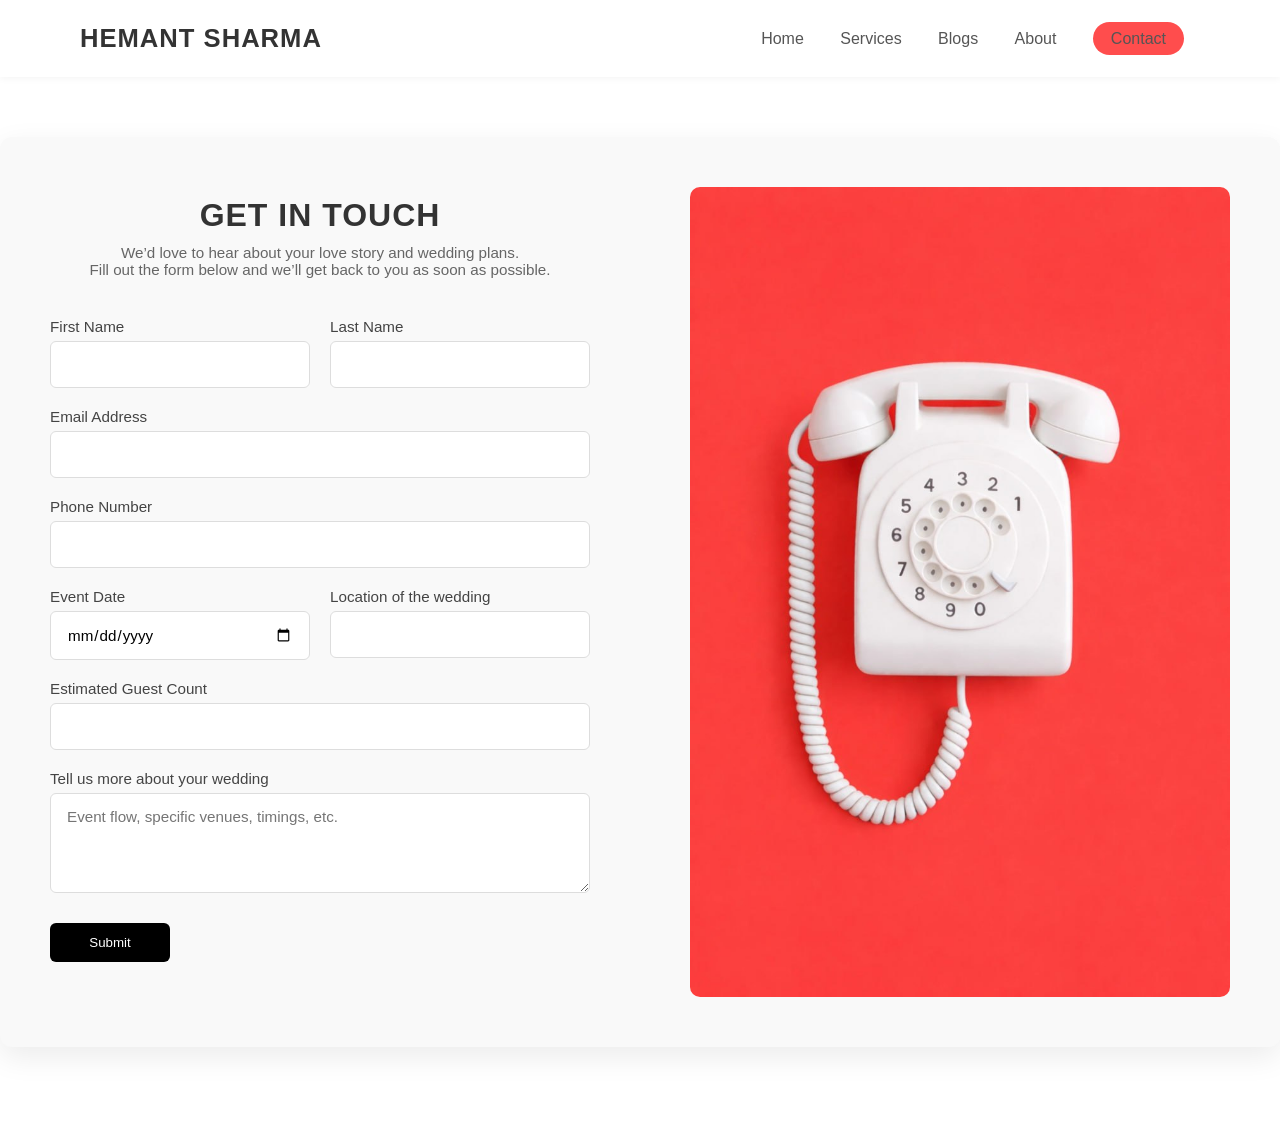
<file: hemant1 copy/contact.html>
﻿<!DOCTYPE html>
<html lang="en">
<head>
<meta charset="UTF-8">
<title>Contact - Hemant Sharma</title>

<style>
* {
  margin: 0;
  padding: 0;
  box-sizing: border-box;
  font-family: 'Inter', 'Segoe UI', sans-serif;
}

body {
  background: #fff;
  color: #333;
}

/* NAVBAR */
.navbar {
  display: flex;
  justify-content: space-between;
  align-items: center;
  padding: 24px 80px;
  background: #fff;
  box-shadow: 0 1px 8px rgba(0,0,0,0.05);
  position: sticky;
  top: 0;
  z-index: 100;
}

.navbar h2 {
  font-size: 1.6rem;
  letter-spacing: 1px;
  font-weight: 700;
}

.nav-links a {
  margin: 0 16px;
  text-decoration: none;
  color: #555;
  font-weight: 500;
}

.contact-btn {
  background: #ff4d4d;
  color: #fff;
  padding: 8px 18px;
  border-radius: 20px;
}

/* MAIN WRAPPER */
.main {
  display: flex;
  justify-content: center;
  align-items: stretch;
  width: 100%;
  max-width: 1900px;
  margin: 60px auto 100px;
  border-radius: 12px;
  background: #f9f9f9;
  overflow: hidden;
  box-shadow: 0 10px 30px rgba(0,0,0,0.08);
}

/* LEFT FORM SIDE */
.form-section {
  flex: 1;
  padding: 60px 50px;
}

.form-section h3 {
  font-size: 2rem;
  margin-bottom: 10px;
  text-align: center;
  letter-spacing: 1px;
}

.form-section p {
  text-align: center;
  font-size: 0.95rem;
  color: #666;
  margin-bottom: 40px;
}

form {
  display: flex;
  flex-direction: column;
  gap: 20px;
}

.form-row {
  display: flex;
  gap: 20px;
}

.form-group {
  flex: 1;
  display: flex;
  flex-direction: column;
}

label {
  font-weight: 500;
  margin-bottom: 6px;
  color: #444;
  font-size: 0.95rem;
}

input, textarea {
  width: 100%;
  padding: 14px 16px;
  border: 1px solid #ddd;
  border-radius: 6px;
  background: #fff;
  transition: 0.3s ease;
  font-size: 0.95rem;
}

input:focus, textarea:focus {
  border-color: #ff4d4d;
  outline: none;
}

textarea {
  min-height: 100px;
  resize: vertical;
}

button {
  width: 120px;
  align-self: flex-start;
  background: #000;
  color: #fff;
  padding: 12px 0;
  border: none;
  border-radius: 6px;
  cursor: pointer;
  margin-top: 10px;
  font-weight: 500;
}

button:hover {
  background: #ff4d4d;
  transition: 0.2s ease;
}

/* MESSAGE */
.form-message {
  padding: 12px;
  border-radius: 6px;
  display: none;
  text-align: center;
  font-weight: 500;
}

.error {
  background: #ffe6e6;
  color: red;
}

.success {
  background: #e6ffe6;
  color: green;
}

/* RIGHT IMAGE SIDE */
.image-section {
  flex: 1;
  background: #f9f9f9;
  display: flex;
  justify-content: center;
  align-items: center;
  padding: 50px;
}

.image-section img {
  width: 100%;
  max-width: 700px;
  border-radius: 10px;
}

/* MOBILE */
@media (max-width: 900px) {
  .main {
    flex-direction: column;
    width: 95%;
  }

  .image-section {
    order: -1;
    padding: 30px;
  }

  form {
    gap: 16px;
  }

  .form-row {
    flex-direction: column;
    gap: 10px;
  }

  button {
    align-self: center;
    width: 100%;
  }
}
</style>
</head>

<body>

<!-- NAVBAR -->
<div class="navbar">
  <h2>HEMANT SHARMA</h2>
  <div class="nav-links">
    <a href="index.html">Home</a>
    
    <a href="index.html">Services</a>
    <a href="index.html">Blogs</a>
    <a href="index.html">About</a>
    <a href="contact.html" class="contact-btn">Contact</a>
  </div>
</div>

<!-- MAIN -->
<div class="main">
  <!-- FORM SECTION -->
  <div class="form-section">
    <h3>GET IN TOUCH</h3>
    <p>We’d love to hear about your love story and wedding plans.<br>Fill out the form below and we’ll get back to you as soon as possible.</p>

    <div id="formMessage" class="form-message"></div>

    <form id="contactForm"
      action="https://formsubmit.co/ajax/rutujashinde0305@gmail.com"
      method="POST">

      <div class="form-row">
        <div class="form-group">
          <label>First Name</label>
          <input type="text" name="firstName" required>
        </div>
        <div class="form-group">
          <label>Last Name</label>
          <input type="text" name="lastName" required>
        </div>
      </div>

      <div class="form-group">
        <label>Email Address</label>
        <input type="email" name="email" required>
      </div>

      <div class="form-group">
        <label>Phone Number</label>
        <input type="tel" name="phone" required>
      </div>

      <div class="form-row">
        <div class="form-group">
          <label>Event Date</label>
          <input type="date" name="date">
        </div>
        <div class="form-group">
          <label>Location of the wedding</label>
          <input type="text" name="location">
        </div>
      </div>

      <div class="form-group">
        <label>Estimated Guest Count</label>
        <input type="number" name="guests">
      </div>

      <div class="form-group">
        <label>Tell us more about your wedding</label>
        <textarea name="message" placeholder="Event flow, specific venues, timings, etc." required></textarea>
      </div>

      <!-- Hidden Fields -->
      <input type="hidden" name="_captcha" value="false">
      <input type="hidden" name="_subject" value="New Contact Request">
      <input type="hidden" name="_autoresponse"
      value="Thank you for contacting us! We will get back to you soon.">

      <button type="submit">Submit</button>

    </form>
  </div>

  <!-- IMAGE SECTION -->
  <div class="image-section">
    <img src="wedkid/telephone.jpeg" alt="Contact Icon">
  </div>
</div>

<!-- JS -->
<script>
const form = document.getElementById('contactForm');
const msg = document.getElementById('formMessage');
const btn = form.querySelector('button');

function showMsg(text, type) {
  msg.innerText = text;
  msg.className = "form-message " + type;
  msg.style.display = "block";
}

function validEmail(email) {
  return /^[^ ]+@[^ ]+\.[a-z]{2,3}$/.test(email);
}

function validPhone(phone) {
  return /^[6-9]\d{9}$/.test(phone);
}

form.addEventListener('submit', async (e) => {
  e.preventDefault();
  const data = new FormData(form);
  const email = data.get('email');
  const phone = data.get('phone');

  if (!validEmail(email)) return showMsg("Invalid email", "error");
  if (!validPhone(phone)) return showMsg("Invalid phone number", "error");

  btn.innerText = "Sending...";
  btn.disabled = true;

  try {
    const res = await fetch(form.action, {
      method: 'POST',
      body: data,
      headers: { 'Accept': 'application/json' }
    });

    if (res.ok) {
      showMsg("✅ Thank you! Your message was sent successfully.", "success");
      form.reset();
    } else throw new Error();

  } catch {
    showMsg("❌ Error sending message", "error");
  }

  btn.innerText = "Submit";
  btn.disabled = false;
});
</script>
</body>
</html>
</file>
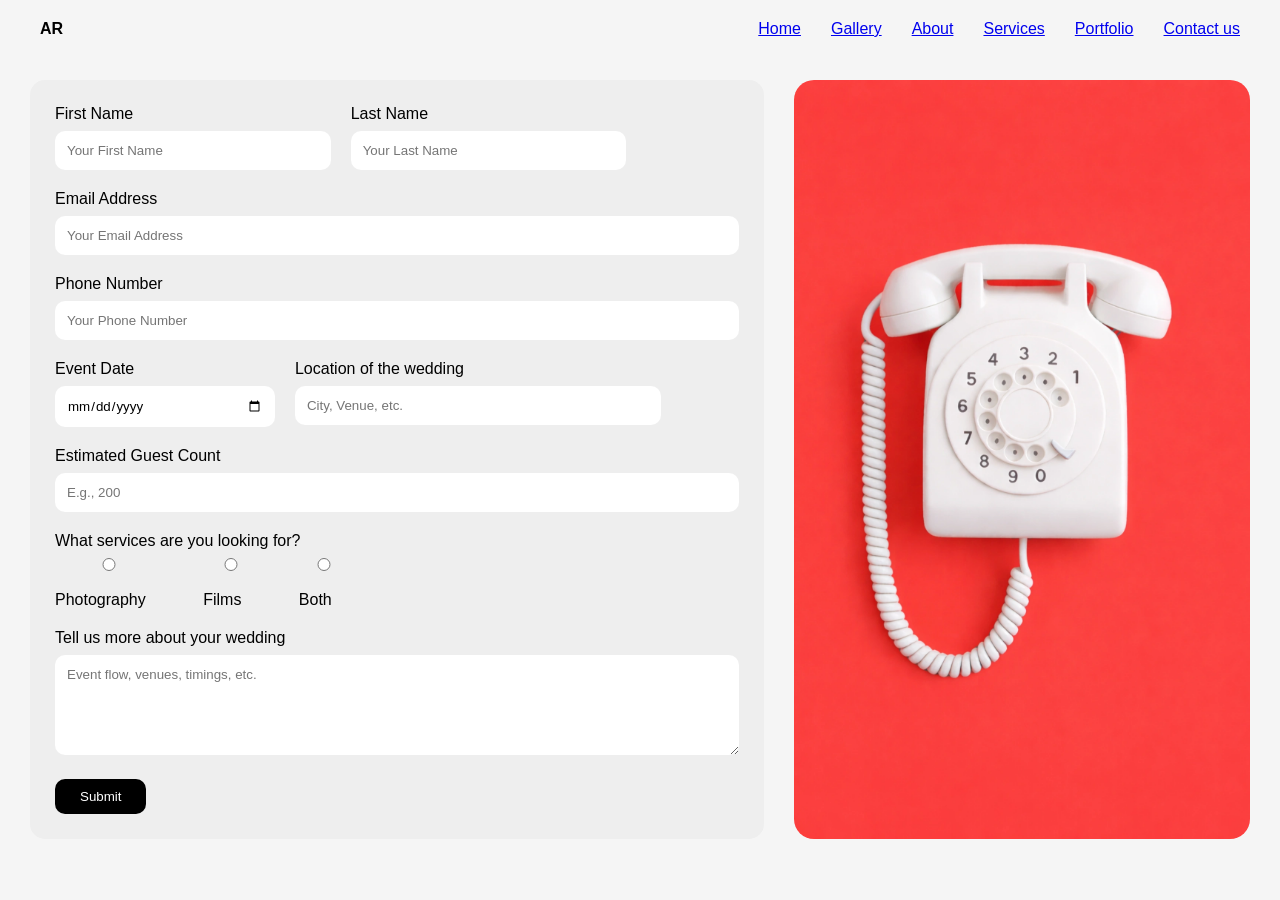
<file: hemant1 copy/contact_us.html>
<!DOCTYPE html>
<html lang="en">
<head>
<meta charset="UTF-8">
<title>Contact</title>
<meta name="viewport" content="width=device-width, initial-scale=1.0">

<style>
* {
  margin: 0;
  padding: 0;
  box-sizing: border-box;
  font-family: Arial, sans-serif;
}

body {
  background: #f5f5f5;
}

/* HERO HEADER */
.hero {
  height: 100vh;
  /* background: url('your-image.jpg') center/cover no-repeat; */
  position: relative;
  display: flex;
  align-items: center;
  justify-content: center;
}

/* overlay fade */
.hero::before {
  content: "";
  position: absolute;
  width: 100%;
  height: 100%;
  background: rgba(255,255,255,0.6);
}

/* hero content */
.hero-content {
  position: relative;
  text-align: center;
  color: #fff;
}

.hero-content h1 {
  font-size: 40px;
  letter-spacing: 5px;
  color: #ffffff;
}

.hero-content p {
  margin-top: 15px;
  letter-spacing: 4px;
  font-size: 18px;
  color: #ffffff;
}

.hero-btn {
  margin-top: 25px;
  padding: 12px 30px;
  border-radius: 25px;
  border: none;
  background: rgba(0,0,0,0.5);
  color: #fff;
  cursor: pointer;
}

/* NAVBAR */
.navbar {
  position: absolute;
  top: 0;
  width: 100%;
  display: flex;
  justify-content: space-between;
  align-items: center;
  padding: 20px 40px;
  color: #000;
  z-index: 2;
}

.nav-links {
  display: flex;
  gap: 30px;
  list-style: none;
}

.nav-links li {
  cursor: pointer;
}

/* MAIN CONTAINER */
.container {
  display: flex;
  gap: 30px;
  padding: 30px;
}

/* FORM SECTION */
.form-section {
  flex: 1.5;
  background: #eee;
  padding: 25px;
  border-radius: 15px;
}

.form-row {
  display: flex;
  gap: 20px;
}

input, textarea {
  width: 100%;
  padding: 12px;
  margin-top: 8px;
  margin-bottom: 20px;
  border: none;
  border-radius: 10px;
  background: #fff;
}

textarea {
  height: 100px;
}

.radio-group {
  display: flex;
  gap: 40px;
  margin-bottom: 20px;
}

.submit-btn {
  background: black;
  color: white;
  padding: 10px 25px;
  border: none;
  border-radius: 10px;
  cursor: pointer;
}

/* IMAGE SECTION */
.image-section {
  flex: 1;
  border-radius: 20px;
  background: url(Telephone.jpg) center/cover no-repeat;
}
</style>
</head>

<body>

<!-- HERO HEADER -->
<div style="margin-bottom:50px;">

  <!-- NAVBAR ON TOP -->
  <div class="navbar">
    <div><b>AR</b></div>

    <ul class="nav-links">
      <li class="navbar-item">
            <a href="#home" class="navbar-link" data-nav-link>Home</a>
          </li>

          <li class="navbar-item">
            <a href="#gallery" class="navbar-link" data-nav-link>Gallery</a>
          </li>

          <li class="navbar-item">
            <a href="#about" class="navbar-link" data-nav-link>About</a>
          </li>

          <li class="navbar-item">
            <a href="#services" class="navbar-link" data-nav-link>Services</a>
          </li>

          <li class="navbar-item">
            <a href="#portfolio" class="navbar-link" data-nav-link>Portfolio</a>
          </li>

          <li class="navbar-item">
            <a href="contact_us.html" class="navbar-link" data-nav-link>Contact us</a>
          </li>
    </ul>
  </div>

  

</div>

<!-- MAIN -->
<div class="container">

  <!-- FORM -->
  <div class="form-section">

    <div class="form-row">
      <div>
        <label>First Name</label>
        <input type="text" placeholder="Your First Name">
      </div>

      <div>
        <label>Last Name</label>
        <input type="text" placeholder="Your Last Name">
      </div>
    </div>

    <label>Email Address</label>
    <input type="email" placeholder="Your Email Address">

    <label>Phone Number</label>
    <input type="text" placeholder="Your Phone Number">

    <div class="form-row">
      <div>
        <label>Event Date</label>
        <input type="date">
      </div>

      <div>
        <label>Location of the wedding</label>
        <input type="text" placeholder="City, Venue, etc.">
      </div>
    </div>

    <label>Estimated Guest Count</label>
    <input type="number" placeholder="E.g., 200">

    <label>What services are you looking for?</label>
    <div class="radio-group">
      <label><input type="radio" name="service"> Photography</label>
      <label><input type="radio" name="service"> Films</label>
      <label><input type="radio" name="service"> Both</label>
    </div>

    <label>Tell us more about your wedding</label>
    <textarea placeholder="Event flow, venues, timings, etc."></textarea>

    <button class="submit-btn">Submit</button>

  </div>

  <!-- SIDE IMAGE -->
  <div class="image-section"></div>

</div>

</body>
</html>
</file>
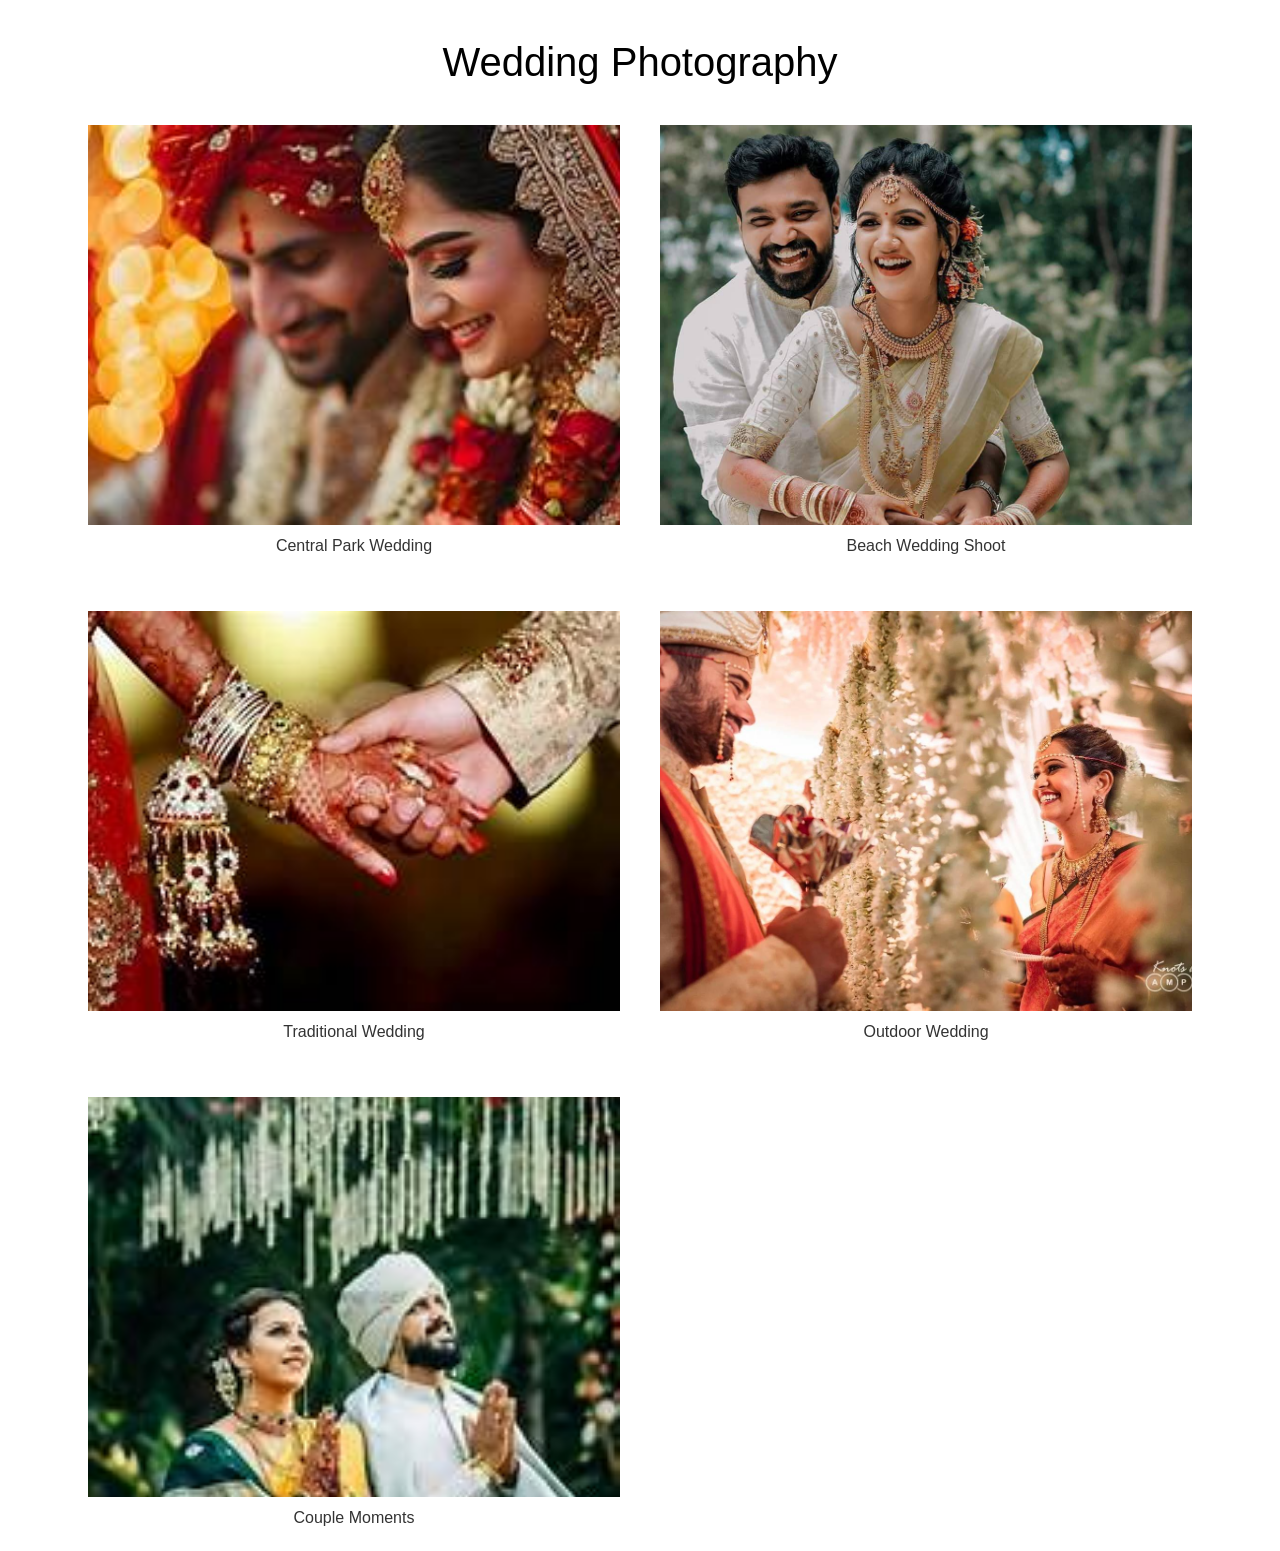
<file: hemant1 copy/ev/Event.html>
<!--<!DOCTYPE html>
<html lang="en">
<head>
    <meta charset="UTF-8">
    <meta name="viewport" content="width=device-width, initial-scale=1.0">
    <title>Studio </title>
    <link rel="stylesheet" href="./event.css">
</head>
<body>

    <a href="../index.html" class="back-btn">
  <svg width="18" height="18" viewBox="0 0 24 24" fill="none">
    <path d="M15 18L9 12L15 6" stroke="white" stroke-width="2" stroke-linecap="round" stroke-linejoin="round"/>
  </svg>
</a>

    <nav>
    <div class="site-info"> 
        <p id="logo">Hemant Sharma</p>
        <p>Photography</p>
    </div>
       
        <!-- <div class="nav-links">
            <p>index</p>
            <p>about</p>
            
        </div> 
    </nav>

    <footer>
        <p>Experience 7+</p>
        <p>&copy; 2026</p>
    </footer>

    <div class="slider-wrapper">
        <canvas></canvas>
    </div>

    <div class="overlay"></div>

    <script src="https://cdnjs.cloudflare.com/ajax/libs/three.js/r128/three.min.js"></script>
    <script src="https://cdn.jsdelivr.net/gh/studio-freight/lenis@1.0.27/bundled/lenis.min.js"></script>
    <script src="./event.js"></script>
</body>
</html>
-->

<link rel="stylesheet" href="../assetss/css/styles.css">





<h2 class="gallery-title">Wedding Photography</h2>

<div class="photo-gallery">

  <div class="photo-item">
    <img src="../assets/images/w1.jpg">
    <p>Central Park Wedding</p>
  </div>

  <div class="photo-item">
    <img src="../assets/images/w2.jpg">
    <p>Beach Wedding Shoot</p>
  </div>

  <div class="photo-item">
    <img src="../assets/images/w3.jpg">
    <p>Traditional Wedding</p>
  </div>

  <div class="photo-item">
    <img src="../assets/images/w4.jpeg">
    <p>Outdoor Wedding</p>
  </div>

  <div class="photo-item">
    <img src="../assets/images/w5.jpg">
    <p>Couple Moments</p>
  </div>

</div>
</file>
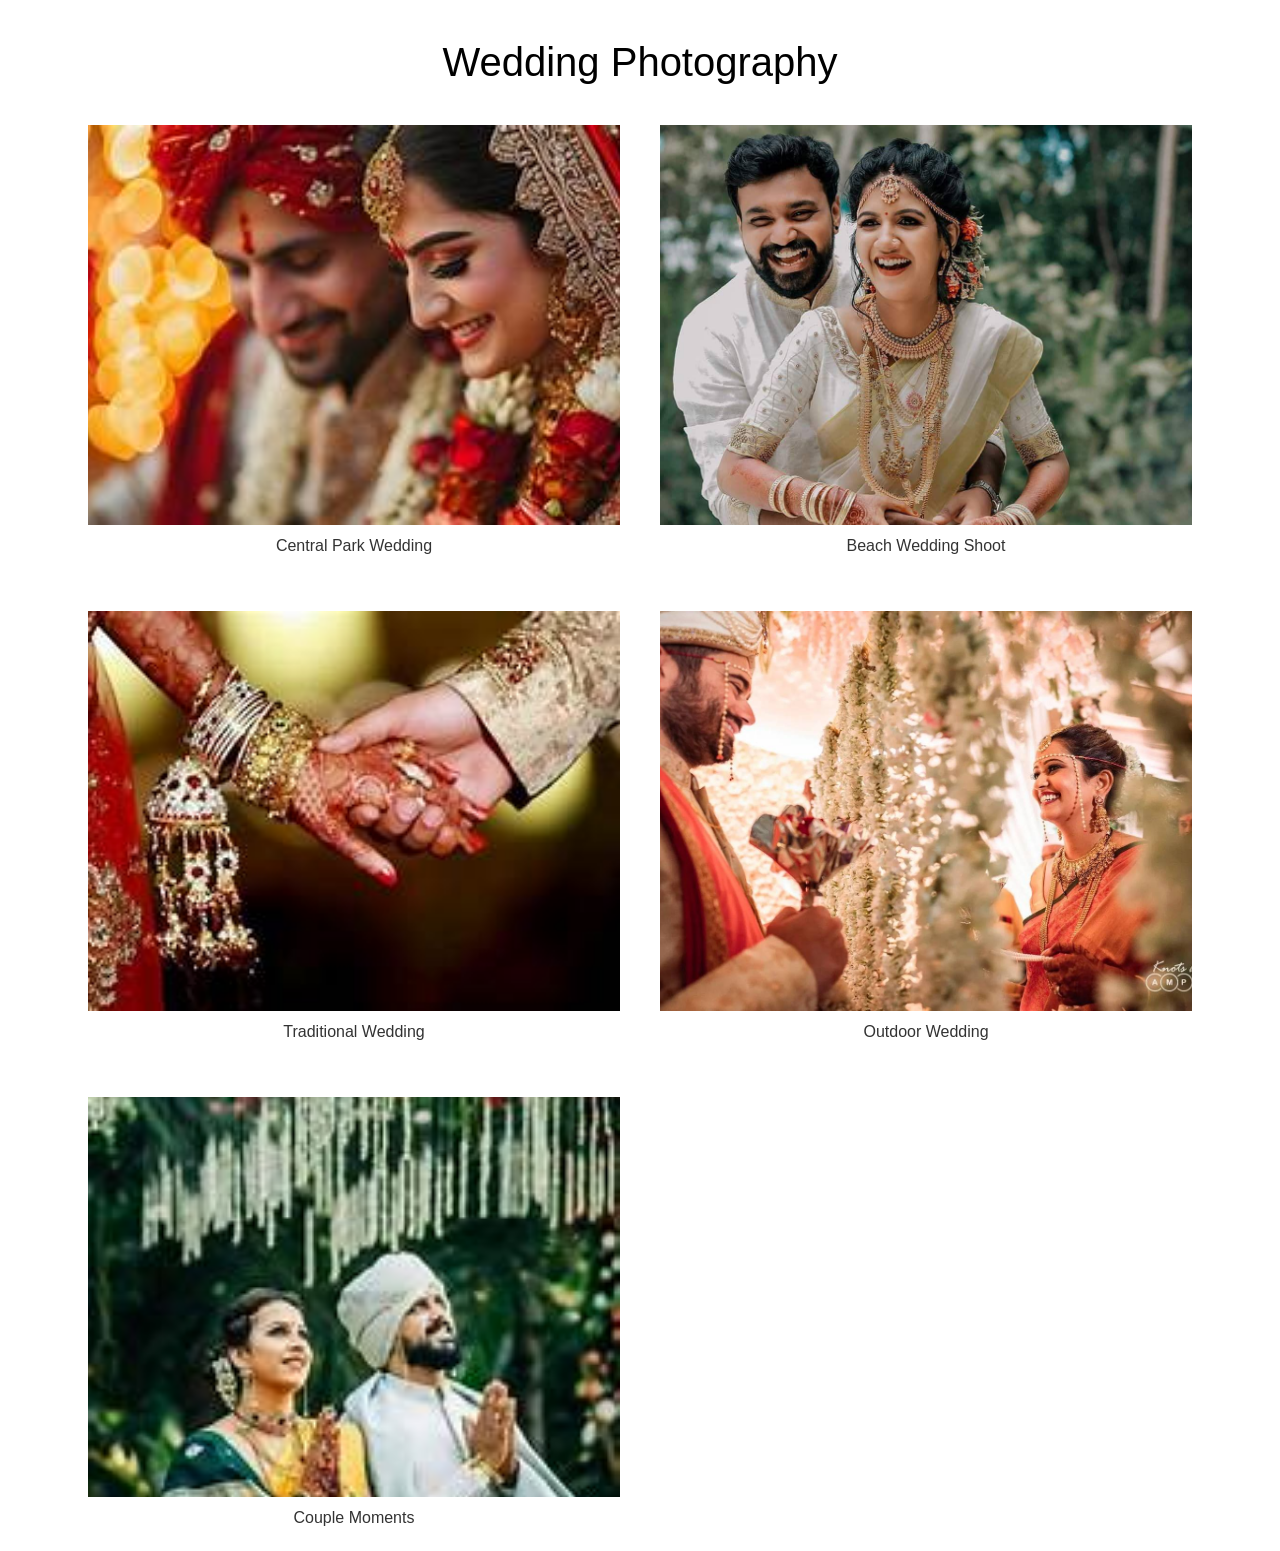
<file: hemant1 copy/fashion/fashion.html>
<!--<!DOCTYPE html>
<html lang="en">
<head>
    <meta charset="UTF-8">
    <meta name="viewport" content="width=device-width, initial-scale=1.0">
    <title>fashion photo</title>
    <link rel="stylesheet" href="./fashion.css">
    <link href="https://fonts.googleapis.com/css2?family=Montserrat:wght@400;500;600&display=swap" rel="stylesheet">
</head>
<body>

     <a href="../index.html" class="back-btn">
  <svg width="18" height="18" viewBox="0 0 24 24" fill="none">
    <path d="M15 18L9 12L15 6" stroke="white" stroke-width="2" stroke-linecap="round" stroke-linejoin="round"/>
  </svg>
</a>

    <nav>
        <div class="logo">
            <a href="#">H</a>
        </div>
        <div class="pages">
            <a href="#">Films</a>
          
        </div>
        <div class="shop">
            <a href="#">Hemant</a>
            
        </div>
    </nav>
    <footer>
        <p>Photo</p>
        <p>2026</p>
    </footer>

    <div class="container">
        <div class="slider">
            <div class="card">
                <img src="./images/1.jpg" alt="">
                <div class="copy">
                    <h1></h1>
                </div>
            </div>
            <div class="card">
                <img src="./images/2.jpg" alt="">
                <div class="copy">
                    <h1></h1>
                </div>
            </div>
            <div class="card">
                <img src="./images/3.jpg" alt="">
                <div class="copy">
                    <h1></h1>
                </div>
            </div>
            <div class="card">
                <img src="./images/4.jpg" alt="">
                <div class="copy">
                    <h1></h1>
                </div>
            </div>
            <div class="card">
                <img src="./images/5.jpg" alt="">
                <div class="copy">
                    <h1></h1>
                </div>
            </div>

        </div>
    </div>


    <script src="https://cdnjs.cloudflare.com/ajax/libs/gsap/3.12.5/gsap.min.js"></script>
    <script src="https://cdnjs.cloudflare.com/ajax/libs/gsap/3.12.5/CustomEase.min.js"></script>
    <script src="./fashion.js"></script>
</body>
</html>
-->
<link rel="stylesheet" href="../assetss/css/styles.css">





<h2 class="gallery-title">Wedding Photography</h2>

<div class="photo-gallery">

  <div class="photo-item">
    <img src="../assets/images/w1.jpg">
    <p>Central Park Wedding</p>
  </div>

  <div class="photo-item">
    <img src="../assets/images/w2.jpg">
    <p>Beach Wedding Shoot</p>
  </div>

  <div class="photo-item">
    <img src="../assets/images/w3.jpg">
    <p>Traditional Wedding</p>
  </div>

  <div class="photo-item">
    <img src="../assets/images/w4.jpeg">
    <p>Outdoor Wedding</p>
  </div>

  <div class="photo-item">
    <img src="../assets/images/w5.jpg">
    <p>Couple Moments</p>
  </div>

</div>
</file>
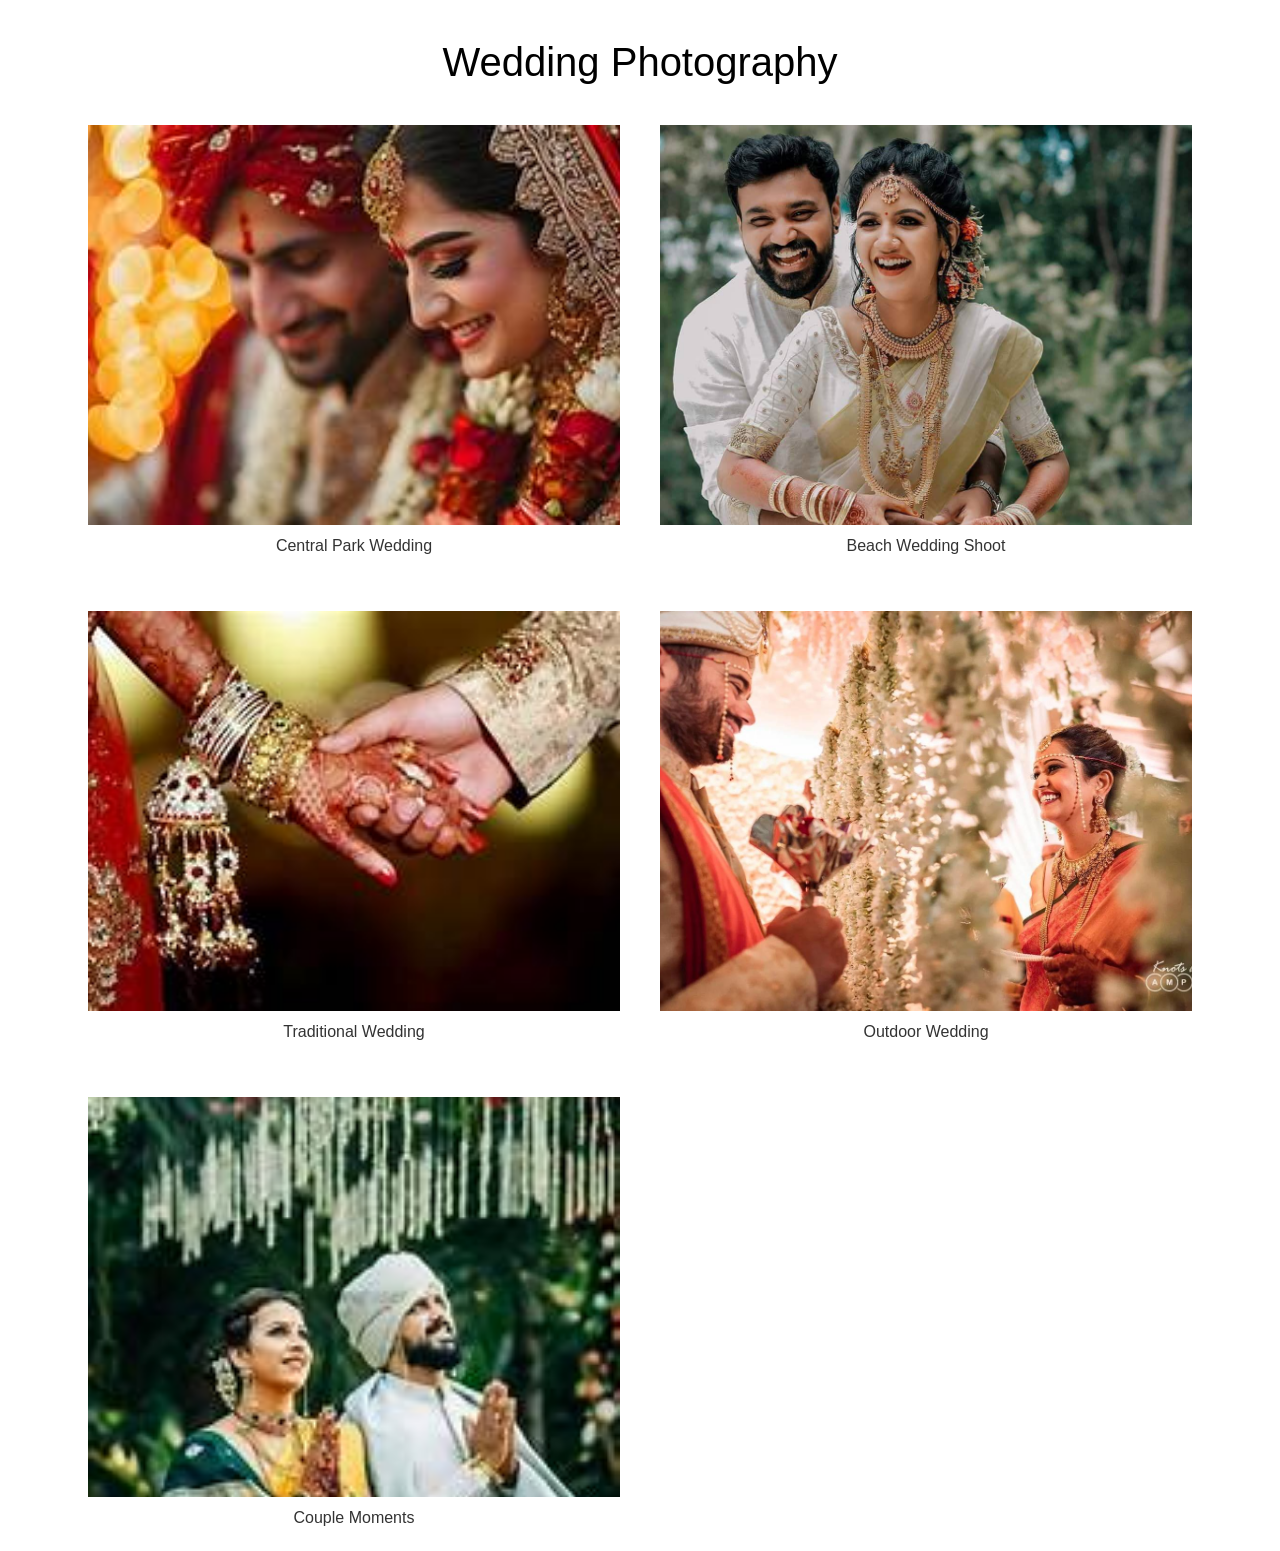
<file: hemant1 copy/wedding/Wedding.html>
<!--<!DOCTYPE html>
<html lang="en">
  <head>
    <meta charset="UTF-8" />
    <meta name="viewport" content="width=device-width, initial-scale=1.0" />
    <title>Wedding Photography</title>
    <link rel="stylesheet" href="wedding.css" />
  </head>
  <body>


 <a href="../index.html" class="back-btn">
  <svg width="18" height="18" viewBox="0 0 24 24" fill="none">
    <path d="M15 18L9 12L15 6" stroke="white" stroke-width="2" stroke-linecap="round" stroke-linejoin="round"/>
  </svg>
</a>



<nav class="photo-nav">
  <ul>
    <li><a href="./All/kids.html">Kids Photo</a></li>
    <li><a href="./All/newborn.html">New Born</a></li>
    <li><a href="./All/maternity.html">Maternity</a></li>
    <li><a href="./All/family.html">Family</a></li>
  </ul>
</nav>

    <section class="slider-container">
      <div class="slider-images">
        <div class="slider-img">
          <img src="Images/img2.jpg" alt="1" />
          <h1>Mike</h1>
          <div class="details">
            <h2>Mike</h2>
            <p>web3 Developer</p>
          </div>
        </div>
        <div class="slider-img">
          <img src="Images/img3.jpg" alt="2" />
          <h1>samite</h1>
          <div class="details">
            <h2>samite</h2>
            <p>wordpress Developer</p>
          </div>
        </div>
        <div class="slider-img">
          <img src="Images/img4.jpg" alt="3" />
          <h1>hashi</h1>
          <div class="details">
            <h2>hashi</h2>
            <p>java Developer</p>
          </div>
        </div>
        <div class="slider-img active">
          <img src="Images/img5.jpg" alt="4" />
          <h1>kaity</h1>
          <div class="details">
            <h2>kaity</h2>
            <p>web Developer</p>
          </div>
        </div>
        <div class="slider-img">
          <img src="Images/img6.jpg" alt="5" />
          <h1>lauren</h1>
          <div class="details">
            <h2>lauren</h2>
            <p>php Developer</p>
          </div>
        </div>
        <div class="slider-img">
          <img src="Images/img7.jpg" alt="6" />
          <h1>ryan</h1>
          <div class="details">
            <h2>ryan</h2>
            <p>seo Developer</p>
          </div>
        </div>
        <div class="slider-img">
          <img src="Images/img8.jpg" alt="7" />
          <h1>dakes</h1>
          <div class="details">
            <h2>dakes</h2>
            <p>sql Developer</p>
          </div>
        </div>
      </div>
    </section>
    <script src="wedding.js"></script>
    <script>
      jQuery(document).ready(function ($) {
        $(".slider-img").on("click", function () {
          $(".slider-img").removeClass("active");
          $(this).addClass("active");
        });
      });
    </script>
  </body>
</html>-->
<link rel="stylesheet" href="../assetss/css/styles.css">




<h2 class="gallery-title">Wedding Photography</h2>

<div class="photo-gallery">

  <div class="photo-item">
    <img src="../assets/images/w1.jpg">
    <p>Central Park Wedding</p>
  </div>

  <div class="photo-item">
    <img src="../assets/images/w2.jpg">
    <p>Beach Wedding Shoot</p>
  </div>

  <div class="photo-item">
    <img src="../assets/images/w3.jpg">
    <p>Traditional Wedding</p>
  </div>

  <div class="photo-item">
    <img src="../assets/images/w4.jpeg">
    <p>Outdoor Wedding</p>
  </div>

  <div class="photo-item">
    <img src="../assets/images/w5.jpg">
    <p>Couple Moments</p>
  </div>

</div>
</file>
<file: hemant1 copy/ev/event.css>
*{
    margin: 0;
    padding: 0;
    box-sizing: border-box;
}

html, body{
    width: 100%;
    height: 500vh;
    font-family:"Inter";
    background-color: #000;
    color: #fff;
}
p{
    font-size: 13px;
    font-weight: 400;
    line-height: 1.5;
    opacity: 0.5;
}

p#logo{
    opacity: 1;

}

nav{
    position: fixed;
    top: 0;
    width: 100vw;
    padding: 2em;
    display: flex;
    justify-content: space-between;
    align-items: center;
    z-index:2;

}

.nav-links{
    display: flex;
    gap: 2em;
}

footer{
    position: fixed;
    bottom: 0;
    left: 0;
    width: 100vw;
    padding: 2em;
    display: flex;
    justify-content: space-between;
    align-items: center;
    z-index: 2;
}


.slider-wrapper{
    position: fixed;
    width: 100vw;
    height: 100vh;
    overflow: hidden;
}

canvas{
    position: fixed;
    top: 0;
    left: 0;
    width: 100%;
    height: 100%;
}


.overlay{
    position: fixed;
    top: 0;
    left: 0;
    width: 100vw;
    height: 100vh;
    background: radial-gradient(
        circle,
        rgba(0, 0, 0, 0)75%,
        rgba(0, 0, 0, 0.5)100%
    );
    z-index: 1;
}



/* ============================= */
/* 💻 LARGE DESKTOP */
/* ============================= */
@media (min-width: 1400px){

  nav,
  footer{
    padding: 2.5em 4em;
  }

  .nav-links{
    gap: 2.5em;
  }

  p{
    font-size: 14px;
  }

  #logo{
    font-size: 22px;
  }

}

/* ============================= */
/* 💻 DESKTOP */
/* ============================= */
@media (max-width: 1200px){

  nav,
  footer{
    padding: 2em 2.5em;
  }

  .nav-links{
    gap: 1.8em;
  }

}

/* ============================= */
/* 📱 TABLET */
/* ============================= */
@media (max-width: 900px){

  nav,
  footer{
    padding: 1.5em 1.8em;
  }

  .nav-links{
    gap: 1.2em;
  }

  p{
    font-size: 12px;
  }

  #logo{
    font-size: 17px;
  }

}

/* ============================= */
/* 📱 MOBILE */
/* ============================= */
@media (max-width: 600px){

  nav{
    padding: 14px 16px;
  }

  footer{
    padding: 14px 16px;
  }

  .site-info p{
    line-height: 1.2;
  }

  .nav-links{
    gap: 12px;
  }

  p{
    font-size: 11px;
  }

  #logo{
    font-size: 15px;
  }

}

/* ============================= */
/* 📱 SMALL MOBILE */
/* ============================= */
@media (max-width: 420px){

  nav,
  footer{
    padding: 12px 12px;
  }

  .nav-links{
    gap: 10px;
  }

  p{
    font-size: 10px;
  }

  #logo{
    font-size: 14px;
  }

}

/* ============================= */
/* 📱 VERY SMALL */
/* ============================= */
@media (max-width: 340px){

  .nav-links{
    gap: 8px;
  }

  p{
    font-size: 9.5px;
  }

  #logo{
    font-size: 13px;
  }

}









.back-btn{
  position:absolute;
  top:24px;
  left:24px;
  width:42px;
  height:42px;
  border-radius:50%;
  background:rgba(0,0,0,.45);
  backdrop-filter:blur(6px);
  display:flex;
  align-items:center;
  justify-content:center;
  color:#fff;
  font-size:16px;
  z-index:10;
  transition:.25s;
}

.back-btn:hover{
  background:#fff;
  color:#000;
  transform:translateX(-2px);
}
</file>
<file: hemant1 copy/assetss/css/styles.css>
/*=============== GOOGLE FONTS ===============*/
@import url("https://fonts.googleapis.com/css2?family=Montserrat:wght@100..900&family=Unbounded:wght@600&display=swap");

/*=============== VARIABLES CSS ===============*/
:root {
  /*========== Colors ==========*/
  /*Color mode HSL(hue, saturation, lightness)*/
  --first-color: hsl(265, 75%, 48%);
  --second-color: hsl(18, 88%, 58%);
  --title-color: hsl(220, 20%, 8%);
  --text-color: hsl(220, 8%, 35%);
  --white-color: hsl(0, 0%, 100%);
  --body-color: hsl(220, 4%, 99%);
  --container-color: hsl(0, 0%, 100%);

  /*========== Font and typography ==========*/
  /*.5rem = 8px | 1rem = 16px ...*/
  --body-font: "Montserrat", sans-serif;
  --second-font: "Unbounded", sans-serif;
  --h1-font-size: 1.5rem;
  --h3-font-size: 1rem;
  --normal-font-size: .938rem;

  /*========== Font weight ==========*/
  --font-regular: 400;
  --font-semi-bold: 600;
}

/*========== Responsive typography ==========*/
@media screen and (min-width: 1150px) {
  :root {
    --h1-font-size: 2.25rem;
    --h3-font-size: 1.25rem;
    --normal-font-size: 1rem;
  }
}

/*=============== BASE ===============*/

 /* h2, h3, h4 {
  font-family: var(--second-font);
  color: var(--title-color);
} */

a {
  text-decoration: none;
}

/* img {
  display: block;
  max-width: 100%;
  height: auto;
} */

/*=============== REUSABLE CSS CLASSES ===============*/
.container {
  max-width: 1120px;
  margin-inline: 1.5rem;
}

/*=============== TESTIMONIAL CARD ===============*/
.testimonial {
  padding: 4rem 0;   
  display: flex;
  flex-direction: column;
  justify-content: center;
  align-items: center;
  overflow: hidden;
}

.testimonial__swiper {
  padding-bottom: 3rem;
}

.testimonial__title {
  font-size: var(--h1-font-size);
  text-align: center;
  margin-bottom: 3rem;
}

.testimonial__card {
  width: 280px;
  background-color: var(--container-color);
  box-shadow: 0 8px 16px hsla(265, 75%, 4%, .1);
  padding: 2rem 1.5rem 3rem;
  border-radius: 1.5rem;
  text-align: center;
}

.testimonial__img {
  width: 100px;
  border-radius: 4rem;
  border: 4px solid var(--first-color);
  margin: 0 auto .5rem;
}

.testimonial__name {
  font-size: var(--h3-font-size);
  margin-bottom: 2rem;
  color: black;
}

.testimonial__rating {
  display: flex;
  justify-content: center;
  align-items: center;
  column-gap: 1rem;
  margin-bottom: .75rem;
}

.testimonial__stars {
  display: flex;
  align-items: center;
  column-gap: .25rem;
}

.testimonial__stars i {
  font-size: 1rem;
  color: var(--second-color);
}

.testimonial__number {
  font-size: var(--h3-font-size);
  font-family: var(--second-font);
  color: var(--title-color);
}

/* Swiper class */
.testimonial .swiper-pagination-bullets {
  bottom: 4rem;
}

.testimonial .swiper-pagination-bullet {
  background-color: var(--first-color);
  transition: opacity .4s;
}

.testimonial .swiper-button-prev {
  left: calc(50% - 3rem);
}

.testimonial .swiper-button-next {
  right: calc(50% - 3rem);
}

.testimonial .swiper-button-prev::after, 
.testimonial .swiper-button-next::after {
  content: "";
}

.testimonial :is(.swiper-button-prev, .swiper-button-next) {
  top: initial;
  bottom: 0;
  width: 2.5rem;
  height: 2.5rem;
  background-color: var(--first-color);
  color: var(--white-color);
  border-radius: 50%;
  font-size: 1.5rem;
}

.testimonial__description{
   color: black;
}

/* Title */
.gallery-title {
  text-align: center;
  font-size: 2.5rem;
  margin: 40px 0;
  font-family: 'Poppins', sans-serif;
  font-weight: 500;
}
/* NAVBAR */
.navbar {
  width: 100%;
  background: white;
  padding: 15px 50px;
  border-bottom: 1px solid #eee;
}

.nav-container {
  display: flex;
  justify-content: space-between;
  align-items: center;
}

.logo {
  font-family: 'Poppins', sans-serif;
  font-size: 1.5rem;
}

.nav-links {
  list-style: none;
  display: flex;
  gap: 25px;
}

.nav-links a {
  text-decoration: none;
  color: black;
  font-family: 'Poppins', sans-serif;
  transition: 0.3s;
}

.nav-links a:hover {
  color: gray;
}

/* BACK BUTTON */
.back-btn-container {
  padding: 20px 80px;
}

.back-btn {
  text-decoration: none;
  font-family: 'Poppins', sans-serif;
  color: black;
  font-size: 1rem;
  transition: 0.3s;
}

.back-btn:hover {
  color: gray;
}


/* Gallery Grid */
.photo-gallery {
  display: grid;
  grid-template-columns: repeat(2, 1fr);
  gap: 40px;
  padding: 0 80px;
}

/* Each Item */
.photo-item {
  text-align: center;
}

/* Image */
.photo-item img {
  width: 100%;
  height: 400px;
  object-fit: cover;
  transition: transform 0.4s ease, opacity 0.4s ease;
}

/* Hover Effect */
.photo-item img:hover {
  transform: scale(1.03);
  opacity: 0.9;
}

/* Caption */
.photo-item p {
  margin-top: 12px;
  font-size: 1rem;
  font-family: 'Poppins', sans-serif;
  color: #333;
}

/* Responsive */
@media (max-width: 768px) {
  .photo-gallery {
    grid-template-columns: 1fr;
    padding: 0 20px;
  }
}
.photo-item {
  opacity: 0;
  transform: translateY(20px);
  animation: fadeIn 0.6s ease forwards;
}

@keyframes fadeIn {
  to {
    opacity: 1;
    transform: translateY(0);
  }
}


/*=============== BREAKPOINTS ===============*/
/* For small devices */
@media screen and (max-width: 300px) {
  .testimonial__title {
    font-size: 1.25rem;
  }
  .testimonial__card {
    width: 240px;
    padding-inline: 1rem;
  }
}

/* For medium devices */
@media screen and (min-width: 640px) {
  .testimonial__swiper {
    max-width: 640px;
  }
}

/* For large devices */
@media screen and (min-width: 1150px) {
  .testimonial__swiper {
    max-width: 760px;
  }
  .testimonial__title {
    margin-bottom: 4rem;
  }
  .testimonial__card {
    width: 330px;
    padding: 3rem 2rem 4rem;
    border-radius: 2rem;
  }
  .testimonial__number {
    font-size: var(--normal-font-size);
  }
}
</file>
<file: hemant1 copy/fashion/fashion.css>
*{
    margin: 0;
    padding: 0;
    box-sizing: border-box;
}

body{
    font-family: 'Franklin Gothic Medium', 'Arial Narrow', Arial, sans-serif;

}

img{
    width: 100%;
    height: 100%;
    object-fit: cover;
}

p,
a{
    text-decoration: none;
    font-weight: 500;
    font-size: 14px;
    color: #000;
}
nav{
    position: absolute;
    top: 0;
    width: 100%;
    padding: 2em;
    display: flex;
    align-items: center;
    z-index: 2;
}

nav > div{
    flex :1;

}

.pages{
    display: flex;
    justify-content: center;
    align-items: center;
    gap: 0.5em;
}

.shop{
    display: flex;
    justify-content: flex-end;
    align-items: center;
    gap: 1em;
}

footer{
    position: absolute;
    bottom: 0;
    width: 100%;
    padding: 2em;
    display: flex;
    justify-content: space-between;
    align-items: center;
    z-index: 2;
}

.container{
    position: relative;
    width: 100vw;
    height: 100vh;
    overflow: hidden;
    background: #000000;

}

.slider{
    position: absolute;
    top: 15vh;
    width: 100vw;
    height: 100vh;
    overflow: hidden;
    perspective: 200px;
    perspective-origin: 50% 100%;
}

.card{
    position: absolute;
    top: 50%;
    left: 50%;
    width: 50%;
    height: 500px;
    border-radius: 10px;
    overflow: hidden;
    transform: translate3d(-50%, -50%, 0);
    background: #000;

}


.card img{
    position: absolute;
    opacity: 0.75;
}

.copy{
    position: absolute;
    top: 40%;
    left: 50%;
    transform: translate(-50%, -50%);
    width: 100%;
    clip-path: polygon(0 0,100% 0, 100% 100%, 0% 100%);

}

h1{
    position: relative;
    text-align: center;
    font-family: 'Franklin Gothic Medium', 'Arial Narrow', Arial, sans-serif;
    font-size: 6vw;
    font-weight: 300;
    letter-spacing: -0.05em;
    text-transform: uppercase;
    color: #dfe1c8;
}


h1 span{
    position: relative;
    display: inline-block;

}

@media (max-width: 900px){
    .pages{
        display: none;
    }
}





.back-btn{
  position:absolute;
  top:24px;
  left:24px;
  width:42px;
  height:42px;
  border-radius:50%;
  background:rgba(0,0,0,.45);
  backdrop-filter:blur(6px);
  display:flex;
  align-items:center;
  justify-content:center;
  color:#fff;
  font-size:16px;
  z-index:10;
  transition:.25s;
}

.back-btn:hover{
  background:#fff;
  color:#000;
  transform:translateX(-2px);
}
</file>
<file: hemant1 copy/wedding/wedding.css>
@import url("https://fonts.googleapis.com/css2?family=Jost:wght@400;700&display=swap");
@import url('https://fonts.googleapis.com/css2?family=Playfair+Display:wght@400;500;600&display=swap');
*{
  margin:0;
  padding:0;
  box-sizing:border-box;
  /* font-family:'Montserrat', sans-serif; */
  font-family: 'Playfair Display', serif;
}

html,body{
  height:100%;
  overflow-x:hidden;
  font-family:'Montserrat', sans-serif;
}

/* ================= BACKGROUND ================= */
body{
  background:linear-gradient(-45deg,#0f0f0f,#1e2a24,#111827,#2b1f1a,#0c0c0c);
  background-size:400% 400%;
  animation:gradientShift 12s ease infinite;
}

@keyframes gradientShift{
  0%{background-position:0% 50%}
  50%{background-position:100% 50%}
  100%{background-position:0% 50%}
}

/* ================= CONTAINER ================= */
.slider-container{
  width:100%;
  height:100vh;
  display:flex;
  align-items:center;
  justify-content:center;
  padding:40px;
}

/* ================= ROW ================= */
.slider-images{
  display:flex;
  align-items:center;
  justify-content:center;
  gap:22px;
}

/* ================= CARD ================= */
.slider-img{
  position:relative;
  cursor:pointer;
  border-radius:14px;
  overflow:hidden;
  transition:.5s;
  min-width:220px;
  height:560px;
  transform:scale(.92);
  filter:brightness(.75);
}

/* SIDE IMAGE */
.slider-img img{
  width:100%;
  height:100%;
  object-fit:cover;
  transition:.5s;
}

/* ACTIVE IMAGE BIG */
.slider-img.active{
  min-width:760px;
  height:750px;
  transform:scale(1);
  filter:none;
  z-index:2;
}

/* ACTIVE IMAGE FULL SHOW */

  .slider-img.active img{
  width:100%;
  height:100%;
  object-fit:cover;   
}



/* ================= TEXT ================= */
h1{
  position:absolute;
  top:50%;
  left:-12%;
  transform:rotate(270deg);
  color:#fff;
  font-size:42px;
  letter-spacing:2px;
  text-transform:uppercase;
  transition:.4s;
}

.slider-img.active h1{
  opacity:0;
}

.details{
  position:absolute;
  bottom:40px;
  left:40px;
  color:#fff;
}

.details h2{
  font-size:28px;
  margin-bottom:6px;
  display:none;
}

.details p{
  font-size:18px;
  opacity:.85;
  display:none;
}

.slider-img.active .details h2,
.slider-img.active .details p{
  display:block;
}

/* ================= HOVER DEPTH ================= */
.slider-img:hover{
  transform:scale(.96);
}

/* ================= LAPTOP ================= */
@media (max-width:1200px){

  .slider-img{
    min-width:180px;
    height:460px;
  }

  .slider-img.active{
    min-width:520px;
    height:580px;
  }
}

/* ================= TABLET ================= */
@media (max-width:992px){

  .slider-container{
    padding:20px;
  }

  .slider-images{
    overflow-x:auto;
    gap:16px;
  }

  .slider-img{
    min-width:140px;
    height:360px;
  }

  .slider-img.active{
    min-width:340px;
    height:440px;
    object-fit:contain;
  background:#000;
  }
}

/* ================= MOBILE ================= */
@media (max-width:768px){

  .slider-container{
    padding:16px;
  }

  .slider-images{
    overflow-x:auto;
    gap:14px;
  }

  .slider-img{
    min-width:120px;
    height:280px;
  }

  .slider-img.active{
    min-width:220px;
    height:320px;
    object-fit:contain;
  background:#000;
  }

  h1{
    font-size:28px;
    left:-18%;
  }

  .details{
    bottom:20px;
    left:20px;
  }

  .details h2{
    font-size:18px;
  }

  .details p{
    font-size:14px;
  }
}

/* ================= SMALL MOBILE ================= */
@media (max-width:480px){

  .slider-img{
    min-width:100px;
    height:240px;
  }

  .slider-img.active{
    min-width:180px;
    height:260px;
    object-fit:contain;
  background:#000;
  }
}

/* ================= SCROLLBAR HIDE ================= */
.slider-images::-webkit-scrollbar{
  display:none;
}



.back-btn{
  position:absolute;
  top:24px;
  left:24px;
  width:42px;
  height:42px;
  border-radius:50%;
  background:rgba(0,0,0,.45);
  backdrop-filter:blur(6px);
  display:flex;
  align-items:center;
  justify-content:center;
  color:#fff;
  font-size:16px;
  z-index:10;
  transition:.25s;
}

.back-btn:hover{
  background:#fff;
  color:#000;
  transform:translateX(-2px);
}



/* .photo-nav{
  position: absolute;
  top: 30px;
  right: 60px;
  backdrop-filter: blur(10px);
} */

.photo-nav{
  position:absolute;
  top:30px;
  right:60px;
  z-index:9999;
}



.photo-nav ul{
  display: flex;
  gap: 15px;
  padding: 10px 20px;
  background:rgba(15, 23, 42, 0.55);   /* premium dark transparent */
  backdrop-filter:blur(12px);
  -webkit-backdrop-filter:blur(12px);
  border-radius:50px;
  border:1px solid rgba(255,255,255,0.15);
  box-shadow:0 8px 30px rgba(0,0,0,0.4);
   list-style: none;
}

.photo-nav ul li a{
  color:#fff;
  text-decoration:none !important;
  font-size:14px;
  padding:8px 18px;
  border-radius:30px;
  transition:0.3s;
}



.photo-nav ul li a:hover{
  background: white;
  color: black;
}





.container2{
  display: flex;
  flex-direction: column;
  justify-content: center;
  align-items: center;
  text-align: center;
  margin: 40px 20px 0 20px;
}

.container2 .heading3 {
  width: 50%;
  padding-bottom: 50px;
}

.container2 .heading3 h3{
  font-size: 2em;
  font-weight: bolder;
  padding-bottom: 10px;
  border-bottom: 3px solid #222;
}

.container2 .heading3 span{
  font-weight: bolder;

}

.container2 .box2{
  display: flex;
  flex-direction: row;
  justify-content: space-between;
  
}


.container2 .box2 .dream{
  display: flex;
  flex-direction: column;
  width: 32.5%;
}

.container2 .box2 .dream img{
  width: 100%;
  padding-bottom: 15px;
  border-radius: 5px;
}

@media only screen and (max-width: 769px){
  .container2 .box2{
  flex-direction: column;
  
}
.container2 .box2 .dream{
  width: 100%;
}
}


@media only screen and (max-width: 643px){
.container2 .heading3 {
  width: 100%;
}

.container2 .heading3 h3{
  font-size: 1em;
  
}
}
</file>
